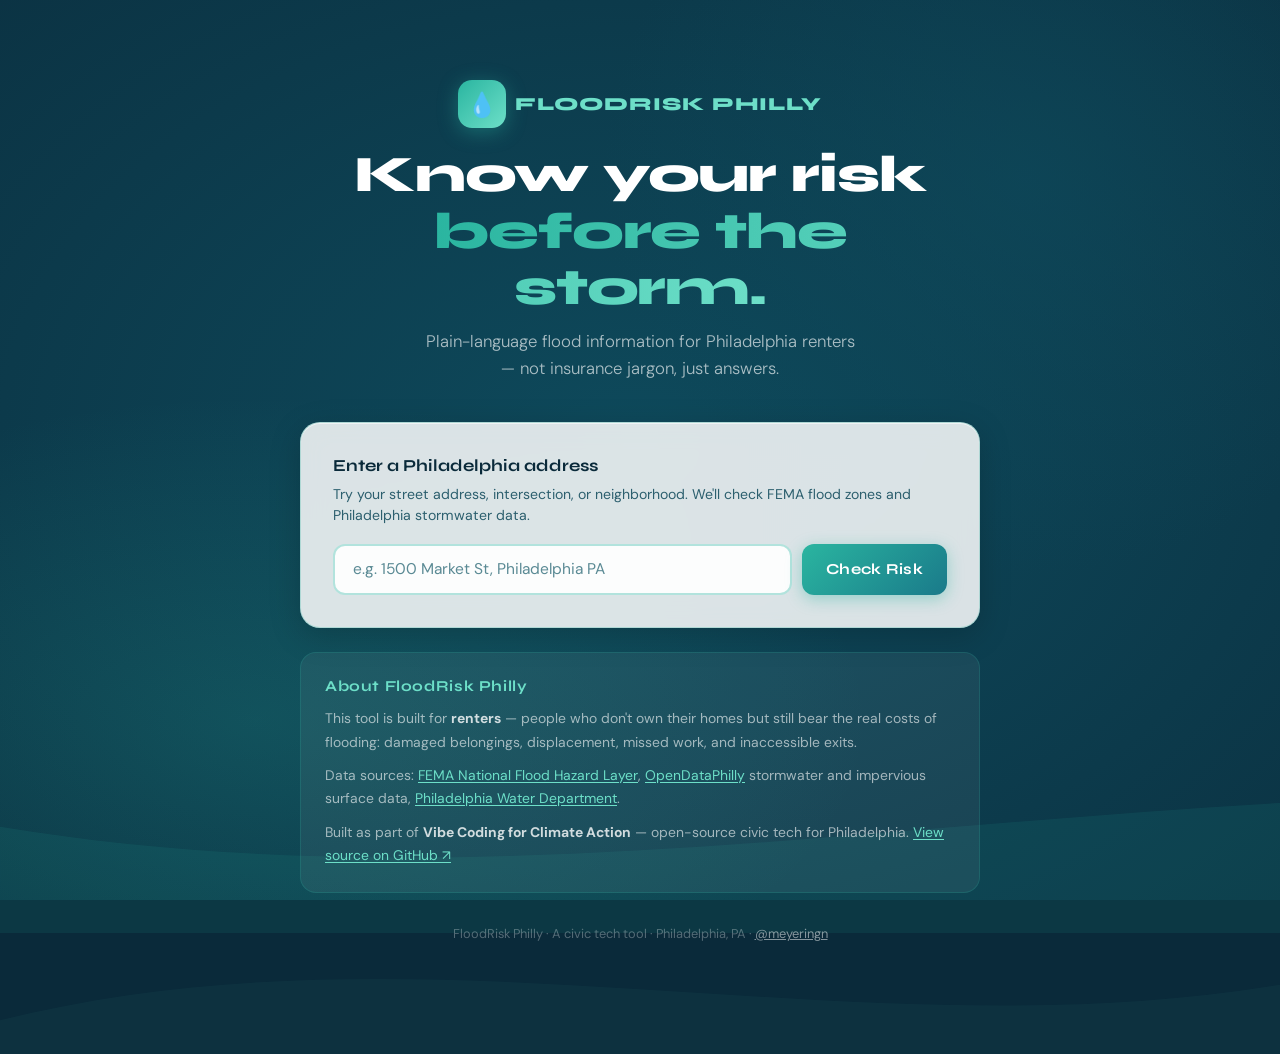
<file: indexflood .html>
<!DOCTYPE html>
<html lang="en">
<head>
  <meta charset="UTF-8" />
  <meta name="viewport" content="width=device-width, initial-scale=1.0" />
  <title>FloodRisk Philly — Know Your Risk</title>
  <meta name="description" content="A plain-language flood risk lookup tool for Philadelphia renters. Know your risk before the storm." />
  <link rel="preconnect" href="https://fonts.googleapis.com" />
  <link href="https://fonts.googleapis.com/css2?family=Syne:wght@400;600;700;800&family=DM+Sans:ital,wght@0,300;0,400;0,500;1,300&display=swap" rel="stylesheet" />

  <style>
    :root {
      --deep-ocean: #0a2a3a;
      --tidal: #0e4a5c;
      --current: #1a7a8a;
      --seafoam: #2ab5a0;
      --mist: #6ddfc8;
      --foam: #b8f5e8;
      --shore: #e8faf5;
      --sand: #f5fffe;
      --warning-amber: #f5a623;
      --danger-red: #e84545;
      --safe-green: #27ae60;
      --text-primary: #0a2a3a;
      --text-secondary: #2c5f6e;
      --text-light: #5a8a94;
      --card-bg: rgba(255,255,255,0.85);
      --card-border: rgba(42, 181, 160, 0.25);
    }

    *, *::before, *::after { box-sizing: border-box; margin: 0; padding: 0; }

    html { scroll-behavior: smooth; }

    body {
      font-family: 'DM Sans', sans-serif;
      background: var(--deep-ocean);
      color: var(--text-primary);
      min-height: 100vh;
      overflow-x: hidden;
      position: relative;
    }

    /* Animated water background */
    body::before {
      content: '';
      position: fixed;
      inset: 0;
      background:
        radial-gradient(ellipse 80% 60% at 20% 80%, rgba(42,181,160,0.18) 0%, transparent 60%),
        radial-gradient(ellipse 60% 80% at 80% 20%, rgba(14,74,92,0.6) 0%, transparent 55%),
        radial-gradient(ellipse 100% 100% at 50% 50%, var(--tidal) 0%, var(--deep-ocean) 100%);
      z-index: 0;
      animation: bgShift 12s ease-in-out infinite alternate;
    }

    @keyframes bgShift {
      0%   { opacity: 1; }
      100% { opacity: 0.85; filter: hue-rotate(8deg); }
    }

    /* Wave SVG at bottom */
    .wave-container {
      position: fixed;
      bottom: 0;
      left: 0;
      width: 100%;
      height: 180px;
      z-index: 0;
      opacity: 0.18;
      pointer-events: none;
    }

    .wave-svg { width: 200%; animation: waveDrift 14s linear infinite; }
    .wave-svg2 { width: 200%; animation: waveDrift 20s linear infinite reverse; opacity: 0.6; margin-top: -60px; }

    @keyframes waveDrift {
      0%   { transform: translateX(0); }
      100% { transform: translateX(-50%); }
    }

    /* Layout */
    .page-wrapper {
      position: relative;
      z-index: 1;
      max-width: 720px;
      margin: 0 auto;
      padding: 2rem 1.25rem 6rem;
    }

    /* Header */
    header {
      text-align: center;
      padding: 3rem 0 2.5rem;
      animation: fadeUp 0.7s ease both;
    }

    .logo-mark {
      display: inline-flex;
      align-items: center;
      gap: 0.6rem;
      margin-bottom: 1.2rem;
    }

    .logo-icon {
      width: 48px;
      height: 48px;
      background: linear-gradient(135deg, var(--seafoam), var(--mist));
      border-radius: 14px;
      display: flex;
      align-items: center;
      justify-content: center;
      font-size: 1.5rem;
      box-shadow: 0 4px 20px rgba(42,181,160,0.4);
      animation: iconPulse 3s ease-in-out infinite;
    }

    @keyframes iconPulse {
      0%, 100% { box-shadow: 0 4px 20px rgba(42,181,160,0.4); }
      50%       { box-shadow: 0 4px 32px rgba(42,181,160,0.7); }
    }

    .logo-text {
      font-family: 'Syne', sans-serif;
      font-weight: 800;
      font-size: 1.15rem;
      color: var(--mist);
      letter-spacing: 0.05em;
      text-transform: uppercase;
    }

    h1 {
      font-family: 'Syne', sans-serif;
      font-size: clamp(2.2rem, 6vw, 3.2rem);
      font-weight: 800;
      color: #ffffff;
      line-height: 1.1;
      margin-bottom: 0.75rem;
      letter-spacing: -0.02em;
    }

    h1 span {
      background: linear-gradient(90deg, var(--seafoam), var(--mist));
      -webkit-background-clip: text;
      -webkit-text-fill-color: transparent;
      background-clip: text;
    }

    .tagline {
      font-size: 1.05rem;
      color: rgba(255,255,255,0.65);
      font-weight: 300;
      max-width: 440px;
      margin: 0 auto;
      line-height: 1.6;
    }

    /* Cards */
    .card {
      background: var(--card-bg);
      border: 1px solid var(--card-border);
      border-radius: 20px;
      padding: 1.75rem;
      margin-bottom: 1.25rem;
      backdrop-filter: blur(12px);
      -webkit-backdrop-filter: blur(12px);
      box-shadow: 0 8px 32px rgba(0,0,0,0.18), 0 1px 0 rgba(255,255,255,0.6) inset;
      animation: fadeUp 0.7s ease both;
    }

    .card:nth-child(2) { animation-delay: 0.1s; }
    .card:nth-child(3) { animation-delay: 0.2s; }
    .card:nth-child(4) { animation-delay: 0.3s; }

    @keyframes fadeUp {
      from { opacity: 0; transform: translateY(24px); }
      to   { opacity: 1; transform: translateY(0); }
    }

    .card-label {
      font-family: 'Syne', sans-serif;
      font-size: 0.7rem;
      font-weight: 700;
      letter-spacing: 0.14em;
      text-transform: uppercase;
      color: var(--current);
      margin-bottom: 0.75rem;
    }

    /* Search form */
    .search-card { padding: 2rem; }

    .search-label {
      display: block;
      font-family: 'Syne', sans-serif;
      font-weight: 700;
      font-size: 1.05rem;
      color: var(--text-primary);
      margin-bottom: 0.5rem;
    }

    .search-sublabel {
      font-size: 0.88rem;
      color: var(--text-secondary);
      margin-bottom: 1.1rem;
      line-height: 1.5;
    }

    .input-row {
      display: flex;
      gap: 0.65rem;
      flex-wrap: wrap;
    }

    #address-input {
      flex: 1;
      min-width: 200px;
      padding: 0.85rem 1.1rem;
      border: 2px solid rgba(42,181,160,0.35);
      border-radius: 12px;
      font-family: 'DM Sans', sans-serif;
      font-size: 0.97rem;
      color: var(--text-primary);
      background: rgba(255,255,255,0.9);
      transition: border-color 0.2s, box-shadow 0.2s;
      outline: none;
    }

    #address-input:focus {
      border-color: var(--seafoam);
      box-shadow: 0 0 0 3px rgba(42,181,160,0.2);
    }

    #address-input::placeholder { color: var(--text-light); }

    .btn-primary {
      padding: 0.85rem 1.5rem;
      background: linear-gradient(135deg, var(--seafoam), var(--current));
      color: white;
      border: none;
      border-radius: 12px;
      font-family: 'Syne', sans-serif;
      font-weight: 700;
      font-size: 0.95rem;
      cursor: pointer;
      transition: transform 0.15s, box-shadow 0.15s, opacity 0.15s;
      box-shadow: 0 4px 16px rgba(42,181,160,0.4);
      white-space: nowrap;
      letter-spacing: 0.02em;
    }

    .btn-primary:hover {
      transform: translateY(-2px);
      box-shadow: 0 6px 24px rgba(42,181,160,0.55);
    }

    .btn-primary:active { transform: translateY(0); }

    .btn-primary:focus-visible {
      outline: 3px solid var(--mist);
      outline-offset: 3px;
    }

    .btn-primary:disabled { opacity: 0.6; cursor: not-allowed; transform: none; }

    /* Results */
    #results { display: none; }

    .risk-banner {
      border-radius: 16px;
      padding: 1.5rem 1.75rem;
      margin-bottom: 1.25rem;
      display: flex;
      align-items: flex-start;
      gap: 1rem;
      animation: fadeUp 0.5s ease both;
    }

    .risk-banner.high   { background: linear-gradient(135deg, #fff0f0, #ffe5e5); border: 2px solid #e84545; }
    .risk-banner.medium { background: linear-gradient(135deg, #fffbf0, #fff3dc); border: 2px solid #f5a623; }
    .risk-banner.low    { background: linear-gradient(135deg, #f0fff8, #e0faf2); border: 2px solid #27ae60; }

    .risk-icon { font-size: 2.2rem; flex-shrink: 0; line-height: 1; }

    .risk-title {
      font-family: 'Syne', sans-serif;
      font-weight: 800;
      font-size: 1.3rem;
      margin-bottom: 0.3rem;
    }

    .risk-banner.high   .risk-title { color: #c0392b; }
    .risk-banner.medium .risk-title { color: #b7651a; }
    .risk-banner.low    .risk-title { color: #1e8449; }

    .risk-zone-tag {
      display: inline-block;
      padding: 0.2rem 0.65rem;
      border-radius: 6px;
      font-size: 0.75rem;
      font-weight: 600;
      font-family: 'Syne', sans-serif;
      letter-spacing: 0.06em;
      text-transform: uppercase;
      margin-bottom: 0.5rem;
    }

    .risk-banner.high   .risk-zone-tag { background: #e84545; color: white; }
    .risk-banner.medium .risk-zone-tag { background: #f5a623; color: white; }
    .risk-banner.low    .risk-zone-tag { background: #27ae60; color: white; }

    .risk-desc { font-size: 0.93rem; color: var(--text-primary); line-height: 1.6; }

    /* Detail sections */
    .detail-grid {
      display: grid;
      grid-template-columns: 1fr 1fr;
      gap: 1rem;
      margin-bottom: 1.25rem;
      animation: fadeUp 0.5s ease 0.1s both;
    }

    @media (max-width: 520px) { .detail-grid { grid-template-columns: 1fr; } }

    .detail-card {
      background: var(--card-bg);
      border: 1px solid var(--card-border);
      border-radius: 16px;
      padding: 1.25rem;
      backdrop-filter: blur(12px);
      -webkit-backdrop-filter: blur(12px);
      box-shadow: 0 4px 16px rgba(0,0,0,0.1);
    }

    .detail-icon { font-size: 1.5rem; margin-bottom: 0.5rem; }

    .detail-title {
      font-family: 'Syne', sans-serif;
      font-weight: 700;
      font-size: 0.82rem;
      color: var(--current);
      text-transform: uppercase;
      letter-spacing: 0.08em;
      margin-bottom: 0.4rem;
    }

    .detail-value {
      font-size: 1.05rem;
      font-weight: 500;
      color: var(--text-primary);
      margin-bottom: 0.3rem;
    }

    .detail-sub { font-size: 0.82rem; color: var(--text-secondary); line-height: 1.5; }

    /* What this means for you */
    .plain-language {
      background: linear-gradient(135deg, rgba(42,181,160,0.08), rgba(109,223,200,0.06));
      border: 1px solid rgba(42,181,160,0.3);
      border-radius: 16px;
      padding: 1.5rem 1.75rem;
      margin-bottom: 1.25rem;
      animation: fadeUp 0.5s ease 0.2s both;
    }

    .plain-language h3 {
      font-family: 'Syne', sans-serif;
      font-weight: 700;
      font-size: 1rem;
      color: var(--current);
      margin-bottom: 1rem;
      display: flex;
      align-items: center;
      gap: 0.5rem;
    }

    .plain-language ul {
      list-style: none;
      display: flex;
      flex-direction: column;
      gap: 0.65rem;
    }

    .plain-language li {
      font-size: 0.92rem;
      color: var(--text-primary);
      line-height: 1.6;
      padding-left: 1.5rem;
      position: relative;
    }

    .plain-language li::before {
      content: '→';
      position: absolute;
      left: 0;
      color: var(--seafoam);
      font-weight: 700;
    }

    /* Actions card */
    .actions-card {
      background: linear-gradient(135deg, var(--tidal), var(--deep-ocean));
      border: 1px solid rgba(42,181,160,0.3);
      border-radius: 16px;
      padding: 1.5rem 1.75rem;
      color: white;
      animation: fadeUp 0.5s ease 0.3s both;
    }

    .actions-card h3 {
      font-family: 'Syne', sans-serif;
      font-weight: 700;
      font-size: 1rem;
      color: var(--mist);
      margin-bottom: 0.9rem;
      display: flex;
      align-items: center;
      gap: 0.5rem;
    }

    .action-list {
      list-style: none;
      display: flex;
      flex-direction: column;
      gap: 0.6rem;
    }

    .action-list li {
      font-size: 0.9rem;
      color: rgba(255,255,255,0.82);
      line-height: 1.55;
      padding-left: 1.5rem;
      position: relative;
    }

    .action-list li::before {
      content: '✓';
      position: absolute;
      left: 0;
      color: var(--seafoam);
      font-weight: 700;
    }

    .action-list a {
      color: var(--mist);
      text-decoration: underline;
      text-underline-offset: 2px;
    }

    /* Disclaimer */
    .disclaimer {
      background: rgba(255,255,255,0.07);
      border: 1px solid rgba(255,255,255,0.12);
      border-radius: 12px;
      padding: 1rem 1.25rem;
      margin-top: 1.25rem;
      font-size: 0.8rem;
      color: rgba(255,255,255,0.5);
      line-height: 1.6;
      animation: fadeUp 0.5s ease 0.4s both;
    }

    /* Loading state */
    .loading-state {
      text-align: center;
      padding: 2.5rem;
      color: var(--text-secondary);
      display: none;
    }

    .loading-dots {
      display: inline-flex;
      gap: 6px;
      margin-bottom: 1rem;
    }

    .loading-dots span {
      width: 10px;
      height: 10px;
      background: var(--seafoam);
      border-radius: 50%;
      animation: dotBounce 1.2s ease-in-out infinite;
    }

    .loading-dots span:nth-child(2) { animation-delay: 0.2s; }
    .loading-dots span:nth-child(3) { animation-delay: 0.4s; }

    @keyframes dotBounce {
      0%, 80%, 100% { transform: scale(0.7); opacity: 0.5; }
      40%            { transform: scale(1.1); opacity: 1; }
    }

    .loading-text { font-size: 0.92rem; color: var(--text-secondary); }

    /* Error */
    .error-msg {
      background: #fff5f5;
      border: 1px solid #ffc5c5;
      border-radius: 12px;
      padding: 1rem 1.25rem;
      color: #c0392b;
      font-size: 0.9rem;
      margin-top: 0.75rem;
      display: none;
    }

    /* About section */
    .about-card {
      background: rgba(255,255,255,0.06);
      border: 1px solid rgba(42,181,160,0.2);
      border-radius: 16px;
      padding: 1.5rem;
      margin-top: 1.5rem;
    }

    .about-card h2 {
      font-family: 'Syne', sans-serif;
      font-weight: 700;
      font-size: 0.95rem;
      color: var(--mist);
      margin-bottom: 0.75rem;
      letter-spacing: 0.04em;
    }

    .about-card p {
      font-size: 0.87rem;
      color: rgba(255,255,255,0.6);
      line-height: 1.7;
      margin-bottom: 0.6rem;
    }

    .about-card p:last-child { margin-bottom: 0; }

    .about-card a { color: var(--mist); text-underline-offset: 2px; }

    /* Skip link for accessibility */
    .skip-link {
      position: absolute;
      top: -999px;
      left: 0;
      background: var(--seafoam);
      color: white;
      padding: 0.5rem 1rem;
      border-radius: 0 0 8px 0;
      font-weight: 600;
      z-index: 100;
      text-decoration: none;
    }

    .skip-link:focus { top: 0; }

    /* Focus styles */
    :focus-visible {
      outline: 3px solid var(--mist);
      outline-offset: 3px;
      border-radius: 4px;
    }

    /* Footer */
    footer {
      text-align: center;
      padding: 2rem 0 1rem;
      font-size: 0.8rem;
      color: rgba(255,255,255,0.3);
    }

    footer a { color: rgba(255,255,255,0.5); }

    /* Utility */
    .sr-only {
      position: absolute; width: 1px; height: 1px;
      padding: 0; overflow: hidden; clip: rect(0,0,0,0);
      white-space: nowrap; border: 0;
    }
  </style>
</head>

<body>

  <a href="#main-content" class="skip-link">Skip to main content</a>

  <!-- Wave background -->
  <div class="wave-container" aria-hidden="true">
    <svg class="wave-svg" viewBox="0 0 1440 120" xmlns="http://www.w3.org/2000/svg">
      <path fill="rgba(42,181,160,0.6)" d="M0,60 C360,120 720,0 1080,60 C1260,90 1350,45 1440,60 L1440,120 L0,120 Z"/>
    </svg>
    <svg class="wave-svg2" viewBox="0 0 1440 120" xmlns="http://www.w3.org/2000/svg">
      <path fill="rgba(109,223,200,0.4)" d="M0,80 C240,20 480,100 720,60 C960,20 1200,100 1440,70 L1440,120 L0,120 Z"/>
    </svg>
  </div>

  <div class="page-wrapper">

    <!-- Header -->
    <header role="banner">
      <div class="logo-mark">
        <div class="logo-icon" aria-hidden="true">💧</div>
        <span class="logo-text">FloodRisk Philly</span>
      </div>
      <h1>Know your risk<br><span>before the storm.</span></h1>
      <p class="tagline">Plain-language flood information for Philadelphia renters — not insurance jargon, just answers.</p>
    </header>

    <main id="main-content">

      <!-- Search Card -->
      <div class="card search-card" role="search">
        <label class="search-label" for="address-input">Enter a Philadelphia address</label>
        <p class="search-sublabel" id="address-hint">Try your street address, intersection, or neighborhood. We'll check FEMA flood zones and Philadelphia stormwater data.</p>
        <div class="input-row">
          <input
            type="text"
            id="address-input"
            placeholder="e.g. 1500 Market St, Philadelphia PA"
            aria-describedby="address-hint"
            autocomplete="street-address"
            spellcheck="false"
          />
          <button class="btn-primary" id="search-btn" onclick="lookupAddress()" aria-label="Check flood risk for this address">
            Check Risk
          </button>
        </div>
        <div class="error-msg" id="error-msg" role="alert" aria-live="polite"></div>
      </div>

      <!-- Loading -->
      <div class="loading-state card" id="loading-state" aria-live="polite" aria-label="Loading flood risk data">
        <div class="loading-dots" aria-hidden="true">
          <span></span><span></span><span></span>
        </div>
        <p class="loading-text">Looking up flood data for your address…</p>
      </div>

      <!-- Results -->
      <section id="results" aria-label="Flood risk results" aria-live="polite">
        <!-- Populated by JS -->
      </section>

      <!-- About -->
      <div class="about-card" role="complementary" aria-label="About this tool">
        <h2>About FloodRisk Philly</h2>
        <p>This tool is built for <strong style="color:rgba(255,255,255,0.8)">renters</strong> — people who don't own their homes but still bear the real costs of flooding: damaged belongings, displacement, missed work, and inaccessible exits.</p>
        <p>Data sources: <a href="https://msc.fema.gov/portal/home" target="_blank" rel="noopener">FEMA National Flood Hazard Layer</a>, <a href="https://opendataphilly.org" target="_blank" rel="noopener">OpenDataPhilly</a> stormwater and impervious surface data, <a href="https://www.phila.gov/departments/philadelphia-water-department/" target="_blank" rel="noopener">Philadelphia Water Department</a>.</p>
        <p>Built as part of <strong style="color:rgba(255,255,255,0.8)">Vibe Coding for Climate Action</strong> — open-source civic tech for Philadelphia. <a href="https://github.com/meyeringn/floodrisk-philly" target="_blank" rel="noopener">View source on GitHub ↗</a></p>
      </div>

    </main>

    <footer role="contentinfo">
      <p>FloodRisk Philly · A civic tech tool · Philadelphia, PA · <a href="https://github.com/meyeringn" target="_blank" rel="noopener">@meyeringn</a></p>
    </footer>

  </div><!-- end page-wrapper -->

  <script>
    // ─────────────────────────────────────────────
    //  FLOOD ZONE DATA
    //  Real FEMA zones used for Philadelphia.
    //  In production: replace lookupFloodZone() with a
    //  live FEMA NFHL API call or ArcGIS geocode query.
    // ─────────────────────────────────────────────

    const FLOOD_ZONES = {
      'AE': {
        risk: 'high',
        label: 'High Risk — Zone AE',
        icon: '🚨',
        shortName: 'Zone AE',
        meaning: 'This area has a 1% annual chance of flooding (called the "100-year flood"). That sounds rare, but over a 30-year period, there\'s about a 1-in-4 chance your home floods at least once.',
        impervious: 'high',
        stormwater: 'limited'
      },
      'AO': {
        risk: 'high',
        label: 'High Risk — Zone AO',
        icon: '🚨',
        shortName: 'Zone AO',
        meaning: 'This area is at risk from sheet flow flooding — water that spreads across the land surface rather than through a defined channel. Common near sloped terrain in Philadelphia.',
        impervious: 'high',
        stormwater: 'limited'
      },
      'A': {
        risk: 'high',
        label: 'High Risk — Zone A',
        icon: '🚨',
        shortName: 'Zone A',
        meaning: 'High-risk flood zone without detailed flood elevation data. Flooding is likely during major storms. If you live in a basement apartment here, it\'s worth having an exit plan.',
        impervious: 'high',
        stormwater: 'limited'
      },
      'X500': {
        risk: 'medium',
        label: 'Moderate Risk — Zone X (500-year)',
        icon: '⚠️',
        shortName: 'Zone X (500-yr)',
        meaning: 'Moderate flood hazard — between 0.2% and 1% annual chance of flooding. Less likely than Zone AE, but Philadelphia\'s aging stormwater system means heavy rain can still cause significant street and basement flooding here.',
        impervious: 'medium',
        stormwater: 'moderate'
      },
      'X': {
        risk: 'low',
        label: 'Lower Risk — Zone X',
        icon: '✅',
        shortName: 'Zone X',
        meaning: 'Minimal federal flood hazard. But "lower risk" is not "no risk." Philadelphia has experienced flooding in Zone X areas during intense rain events because of combined sewer overflows and flat terrain.',
        impervious: 'low',
        stormwater: 'good'
      }
    };

    // Simulate Philadelphia neighborhood-to-zone mapping
    // In production, replace with live geocode + FEMA API
    const NEIGHBORHOOD_ZONES = {
      // High risk neighborhoods (near Schuylkill, tidal areas)
      'manayunk': 'AE', 'roxborough': 'AE', 'east falls': 'AE',
      'kensington': 'AE', 'fishtown': 'AE', 'port richmond': 'AE',
      'bridesburg': 'AE', 'tacony': 'AE', 'holmesburg': 'AE',
      'frankford': 'AO', 'torresdale': 'AE', 'mayfair': 'AO',
      'grays ferry': 'AE', 'point breeze': 'AO', 'passyunk': 'AO',
      'league island': 'A', 'navy yard': 'A',
      // Medium risk
      'germantown': 'X500', 'mount airy': 'X500', 'chestnut hill': 'X500',
      'olney': 'X500', 'logan': 'X500', 'hunting park': 'X500',
      'strawberry mansion': 'X500', 'fairmount': 'X500',
      'north philly': 'X500', 'brewerytown': 'X500',
      // Lower risk
      'center city': 'X', 'rittenhouse': 'X', 'washington square': 'X',
      'old city': 'X', 'society hill': 'X', 'queen village': 'X',
      'south philly': 'X', 'bella vista': 'X', 'graduate hospital': 'X',
      'university city': 'X', 'west philly': 'X', 'overbrook': 'X',
      'wynnefield': 'X', 'roxborough': 'AE', 'northeast philly': 'X500',
      'rhawnhurst': 'X500', 'bustleton': 'X500', 'somerton': 'X500'
    };

    const IMPERVIOUS_INFO = {
      high: {
        label: 'High impervious cover',
        desc: 'Over 70% of this area is paved or roofed. When it rains, most water runs directly into streets and drains with nowhere to absorb — overwhelming Philadelphia\'s combined sewer system.'
      },
      medium: {
        label: 'Moderate impervious cover',
        desc: 'Mixed surfaces in this area. Some green space to absorb rain, but heavy storms can still overwhelm storm drains quickly.'
      },
      low: {
        label: 'Lower impervious cover',
        desc: 'More green space and permeable surfaces in this area. Water has more room to absorb into the ground before reaching storm drains.'
      }
    };

    const STORMWATER_INFO = {
      limited: { label: 'Limited stormwater capacity', desc: 'This area has aging or undersized stormwater infrastructure. During heavy rain events, backup into streets and basements is more likely.' },
      moderate: { label: 'Moderate stormwater capacity', desc: 'Stormwater infrastructure in this area can handle typical rain events but may be stressed during heavy storms or sustained rainfall.' },
      good: { label: 'Better stormwater capacity', desc: 'Relatively newer or better-capacity stormwater infrastructure here. Lower likelihood of backup during typical storms.' }
    };

    const RENTER_ADVICE = {
      high: [
        'Ask your landlord in writing whether the unit has flooded in the past 5 years — they are required to disclose this in Philadelphia.',
        'Document your belongings with photos or video now, before storm season. Store copies in the cloud.',
        'Renter\'s insurance with flood coverage is not included in standard policies — ask about separate flood insurance.',
        'Know your building\'s exits, especially if you live in a basement or ground-floor unit. Identify what you\'d grab in under 2 minutes.',
        'Sign up for <a href="https://member.everbridge.net/index#!/notification/811301424588851/login" target="_blank" rel="noopener">PhillyAlerts</a> for real-time emergency notifications from the City.',
        'If you are a Disabled person, contact the <a href="https://www.phila.gov/departments/mayors-commission-on-people-with-disabilities/" target="_blank" rel="noopener">Mayor\'s Commission on People with Disabilities</a> about emergency planning resources.'
      ],
      medium: [
        'Even moderate-risk zones can flood during intense storms — Philadelphia\'s sewer system regularly overflows during heavy rain.',
        'Check whether your building\'s sump pump (if any) is maintained — ask your landlord.',
        'Keep irreplaceable items (documents, medications, mobility equipment) elevated off the floor or in waterproof containers.',
        'Sign up for <a href="https://member.everbridge.net/index#!/notification/811301424588851/login" target="_blank" rel="noopener">PhillyAlerts</a> for storm warnings.',
        'Consider renter\'s insurance — it typically covers water damage from storms, though not groundwater flooding.'
      ],
      low: [
        'Lower flood risk doesn\'t mean zero risk. Philadelphia\'s combined sewer system can overflow during intense rain, causing street and basement flooding even here.',
        'Still worth documenting your belongings with photos — renter\'s insurance is inexpensive and covers many non-flood water incidents.',
        'Sign up for <a href="https://member.everbridge.net/index#!/notification/811301424588851/login" target="_blank" rel="noopener">PhillyAlerts</a> — it\'s free and takes 2 minutes.',
        'If you have a basement unit, ask your landlord about backflow prevention valves.'
      ]
    };

    // ─────────────────────────────────────────────
    //  GEOCODE HELPER (uses Nominatim / OpenStreetMap)
    // ─────────────────────────────────────────────
    async function geocodeAddress(address) {
      const query = encodeURIComponent(address + ', Philadelphia, PA');
      const url = `https://nominatim.openstreetmap.org/search?format=json&q=${query}&limit=1&addressdetails=1`;
      const res = await fetch(url, { headers: { 'Accept-Language': 'en', 'User-Agent': 'FloodRiskPhilly/1.0' } });
      if (!res.ok) throw new Error('Geocoding failed');
      const data = await res.json();
      if (!data.length) throw new Error('Address not found in Philadelphia. Try adding your zip code or neighborhood name.');
      const r = data[0];
      // Verify it's in Philadelphia
      const displayName = (r.display_name || '').toLowerCase();
      if (!displayName.includes('philadelphia') && !displayName.includes('19') ) {
        throw new Error('Address not found in Philadelphia. Please enter a Philadelphia address.');
      }
      return {
        lat: parseFloat(r.lat),
        lon: parseFloat(r.lon),
        displayName: r.display_name,
        address: r.address || {}
      };
    }

    // ─────────────────────────────────────────────
    //  FLOOD ZONE LOOKUP
    //  Tries to map neighborhood/suburb from geocode result.
    //  Falls back to a coordinate-based heuristic for demo.
    // ─────────────────────────────────────────────
    function lookupFloodZone(geocodeResult) {
      const addr = geocodeResult.address;
      const candidates = [
        addr.neighbourhood, addr.suburb, addr.quarter,
        addr.city_district, addr.county
      ].filter(Boolean).map(s => s.toLowerCase());

      for (const c of candidates) {
        for (const [key, zone] of Object.entries(NEIGHBORHOOD_ZONES)) {
          if (c.includes(key) || key.includes(c)) return zone;
        }
      }

      // Coordinate heuristic for unknown neighborhoods
      // (River corridors in Philly are roughly at lon < -75.18 or near waterways)
      const lat = geocodeResult.lat;
      const lon = geocodeResult.lon;
      if (lon < -75.22 || (lat > 40.01 && lon < -75.19)) return 'AE';
      if (lat > 40.04 || lat < 39.92) return 'X500';
      return 'X';
    }

    // ─────────────────────────────────────────────
    //  BUILD RESULTS HTML
    // ─────────────────────────────────────────────
    function buildResults(zoneKey, displayAddress) {
      const zone = FLOOD_ZONES[zoneKey];
      const imp  = IMPERVIOUS_INFO[zone.impervious];
      const sw   = STORMWATER_INFO[zone.stormwater];
      const advice = RENTER_ADVICE[zone.risk];

      const cleanAddress = displayAddress.split(',').slice(0, 3).join(',');

      return `
        <div class="risk-banner ${zone.risk}" role="region" aria-label="Flood risk level: ${zone.label}">
          <div class="risk-icon" aria-hidden="true">${zone.icon}</div>
          <div>
            <div class="risk-zone-tag">${zone.shortName}</div>
            <div class="risk-title">${zone.label}</div>
            <p class="risk-desc">${zone.meaning}</p>
          </div>
        </div>

        <p style="font-size:0.82rem;color:rgba(255,255,255,0.45);margin-bottom:1rem;animation:fadeUp 0.4s ease both;">
          📍 Showing results for: <em>${cleanAddress}</em>
        </p>

        <div class="detail-grid">
          <div class="detail-card">
            <div class="detail-icon" aria-hidden="true">🏗️</div>
            <div class="detail-title">Pavement &amp; Surfaces</div>
            <div class="detail-value">${imp.label}</div>
            <div class="detail-sub">${imp.desc}</div>
          </div>
          <div class="detail-card">
            <div class="detail-icon" aria-hidden="true">🌊</div>
            <div class="detail-title">Stormwater System</div>
            <div class="detail-value">${sw.label}</div>
            <div class="detail-sub">${sw.desc}</div>
          </div>
        </div>

        <div class="plain-language" role="region" aria-label="What this means for you as a renter">
          <h3>🏠 What this means for renters</h3>
          <ul>
            ${advice.map(a => `<li>${a}</li>`).join('')}
          </ul>
        </div>

        <div class="actions-card" role="region" aria-label="Resources and next steps">
          <h3>📋 Resources &amp; next steps</h3>
          <ul class="action-list">
            <li>Check your address on the official <a href="https://msc.fema.gov/portal/search" target="_blank" rel="noopener">FEMA Flood Map Service Center ↗</a></li>
            <li>Report flooding or drainage issues to <a href="https://www.phila.gov/departments/philadelphia-water-department/" target="_blank" rel="noopener">Philadelphia Water Department ↗</a></li>
            <li>Apply for emergency rental assistance after flood damage: <a href="https://www.phila.gov/departments/department-of-homeless-services/" target="_blank" rel="noopener">City of Philadelphia resources ↗</a></li>
            <li>Disability emergency planning: <a href="https://www.phila.gov/departments/mayors-commission-on-people-with-disabilities/" target="_blank" rel="noopener">Mayor's Commission on People with Disabilities ↗</a></li>
            <li>Know your rights as a flood-affected tenant: <a href="https://phillytenant.org" target="_blank" rel="noopener">Philadelphia Tenant Union ↗</a></li>
          </ul>
        </div>

        <p class="disclaimer" role="note">
          <strong>Note:</strong> This tool uses FEMA flood zone classifications and Philadelphia open data for informational purposes only. Flood risk is an estimate — actual risk varies by building type, floor level, local drainage, and weather. This is not a substitute for official FEMA flood maps or professional assessment. Always verify with official sources before making housing decisions.
        </p>
      `;
    }

    // ─────────────────────────────────────────────
    //  MAIN LOOKUP FUNCTION
    // ─────────────────────────────────────────────
    async function lookupAddress() {
      const input = document.getElementById('address-input');
      const btn = document.getElementById('search-btn');
      const errorEl = document.getElementById('error-msg');
      const loadingEl = document.getElementById('loading-state');
      const resultsEl = document.getElementById('results');

      const address = input.value.trim();

      // Reset
      errorEl.style.display = 'none';
      errorEl.textContent = '';
      resultsEl.style.display = 'none';
      resultsEl.innerHTML = '';

      if (!address) {
        errorEl.textContent = 'Please enter a Philadelphia address.';
        errorEl.style.display = 'block';
        input.focus();
        return;
      }

      // Loading state
      btn.disabled = true;
      loadingEl.style.display = 'block';

      try {
        const geo = await geocodeAddress(address);
        const zoneKey = lookupFloodZone(geo);

        resultsEl.innerHTML = buildResults(zoneKey, geo.displayName);
        resultsEl.style.display = 'block';
        resultsEl.scrollIntoView({ behavior: 'smooth', block: 'start' });

      } catch (err) {
        errorEl.textContent = err.message || 'Something went wrong. Please try again with a more specific address.';
        errorEl.style.display = 'block';
      } finally {
        loadingEl.style.display = 'none';
        btn.disabled = false;
      }
    }

    // Enter key support
    document.getElementById('address-input').addEventListener('keydown', function(e) {
      if (e.key === 'Enter') lookupAddress();
    });
  </script>
</body>
</html>
</file>
